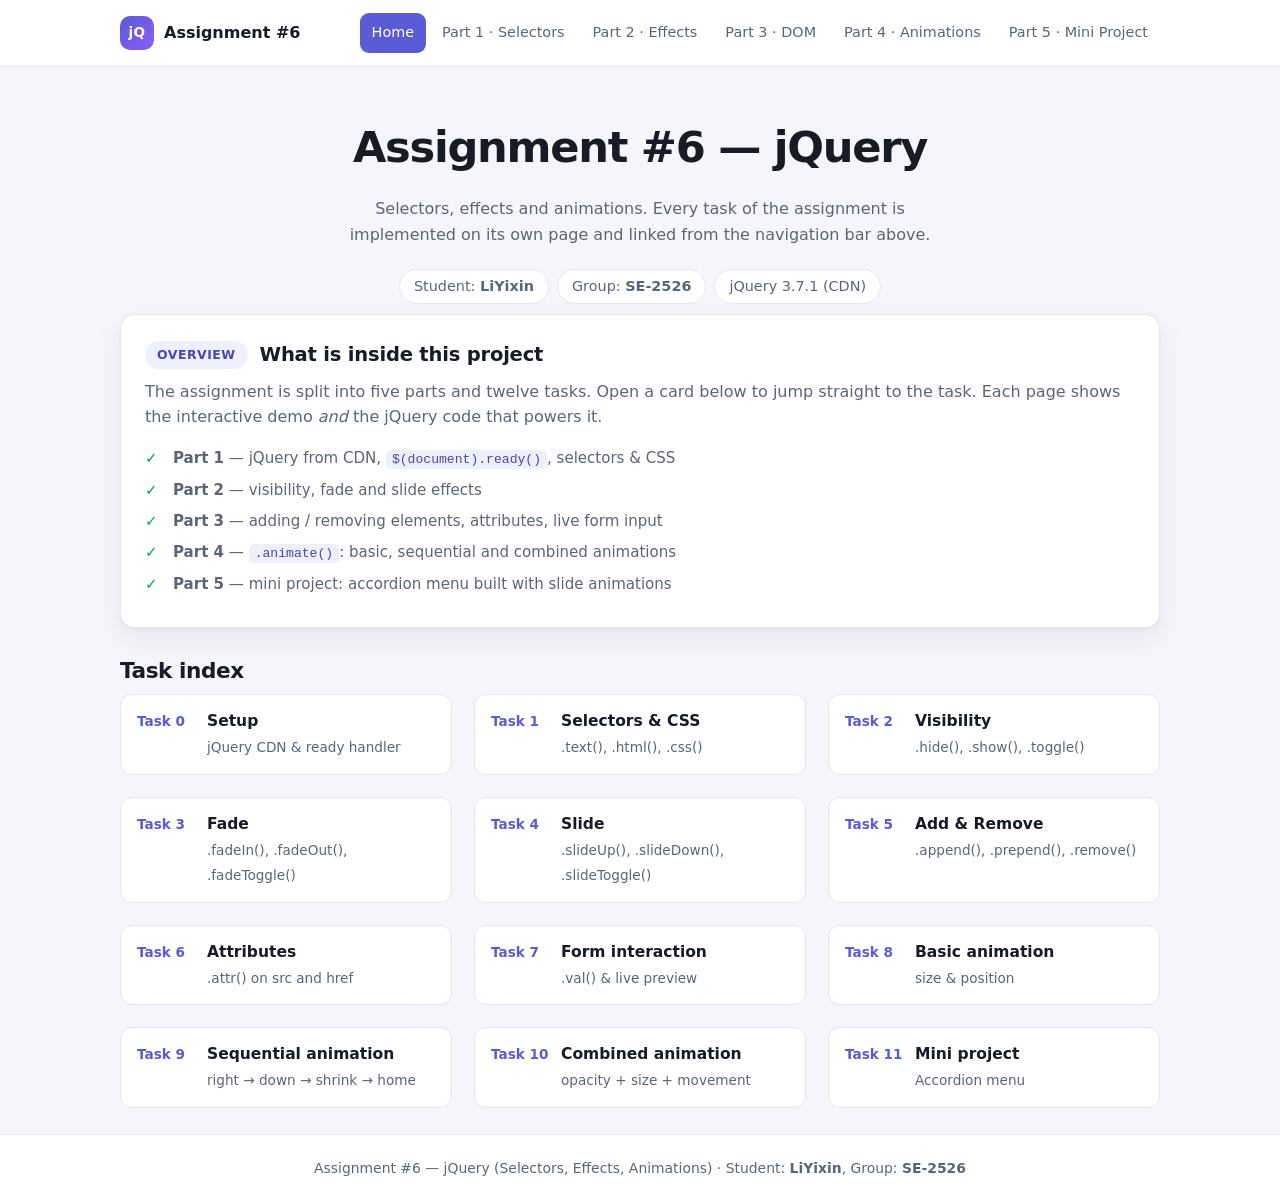
<file: index.html>
<!DOCTYPE html>
<html lang="en">
<head>
  <meta charset="UTF-8" />
  <meta name="viewport" content="width=device-width, initial-scale=1.0" />
  <title>Assignment #6 — jQuery (Selectors, Effects, Animations)</title>
  <link rel="stylesheet" href="css/style.css" />
</head>
<body>

  <header class="navbar">
    <div class="container navbar__inner">
      <a class="navbar__brand" href="index.html">
        <span class="navbar__logo">jQ</span>
        <span>Assignment #6</span>
      </a>
      <button class="navbar__toggle" type="button" aria-label="Toggle navigation">&#9776;</button>
      <nav class="navbar__links">
        <a class="navbar__link" href="index.html">Home</a>
        <a class="navbar__link" href="part1.html">Part 1 &middot; Selectors</a>
        <a class="navbar__link" href="part2.html">Part 2 &middot; Effects</a>
        <a class="navbar__link" href="part3.html">Part 3 &middot; DOM</a>
        <a class="navbar__link" href="part4.html">Part 4 &middot; Animations</a>
        <a class="navbar__link" href="part5.html">Part 5 &middot; Mini Project</a>
      </nav>
    </div>
  </header>

  <main>
    <section class="container hero">
      <h1>Assignment #6 &mdash; jQuery</h1>
      <p>
        Selectors, effects and animations. Every task of the assignment is implemented on its own
        page and linked from the navigation bar above.
      </p>
      <div class="student-bar">
        <span class="student-tag">Student: <strong>LiYixin</strong></span>
        <span class="student-tag">Group: <strong>SE-2526</strong></span>
        <span class="student-tag">jQuery 3.7.1 (CDN)</span>
      </div>
    </section>

    <section class="container">
      <div class="card">
        <div class="card__head">
          <span class="badge">Overview</span>
          <h2>What is inside this project</h2>
        </div>
        <p>
          The assignment is split into five parts and twelve tasks. Open a card below to jump
          straight to the task. Each page shows the interactive demo <em>and</em> the jQuery code
          that powers it.
        </p>
        <ul class="checklist">
          <li><strong>Part 1</strong> &mdash; jQuery from CDN, <code>$(document).ready()</code>, selectors &amp; CSS</li>
          <li><strong>Part 2</strong> &mdash; visibility, fade and slide effects</li>
          <li><strong>Part 3</strong> &mdash; adding / removing elements, attributes, live form input</li>
          <li><strong>Part 4</strong> &mdash; <code>.animate()</code>: basic, sequential and combined animations</li>
          <li><strong>Part 5</strong> &mdash; mini project: accordion menu built with slide animations</li>
        </ul>
      </div>

      <h2 class="page__title" style="font-size: 1.35rem;">Task index</h2>
      <div class="grid grid--3" style="margin-bottom: 26px;">

        <a class="task-link" href="part1.html#task0">
          <span class="task-link__num">Task 0</span>
          <span class="task-link__body">
            <strong>Setup</strong>
            <span>jQuery CDN &amp; ready handler</span>
          </span>
        </a>

        <a class="task-link" href="part1.html#task1">
          <span class="task-link__num">Task 1</span>
          <span class="task-link__body">
            <strong>Selectors &amp; CSS</strong>
            <span>.text(), .html(), .css()</span>
          </span>
        </a>

        <a class="task-link" href="part2.html#task2">
          <span class="task-link__num">Task 2</span>
          <span class="task-link__body">
            <strong>Visibility</strong>
            <span>.hide(), .show(), .toggle()</span>
          </span>
        </a>

        <a class="task-link" href="part2.html#task3">
          <span class="task-link__num">Task 3</span>
          <span class="task-link__body">
            <strong>Fade</strong>
            <span>.fadeIn(), .fadeOut(), .fadeToggle()</span>
          </span>
        </a>

        <a class="task-link" href="part2.html#task4">
          <span class="task-link__num">Task 4</span>
          <span class="task-link__body">
            <strong>Slide</strong>
            <span>.slideUp(), .slideDown(), .slideToggle()</span>
          </span>
        </a>

        <a class="task-link" href="part3.html#task5">
          <span class="task-link__num">Task 5</span>
          <span class="task-link__body">
            <strong>Add &amp; Remove</strong>
            <span>.append(), .prepend(), .remove()</span>
          </span>
        </a>

        <a class="task-link" href="part3.html#task6">
          <span class="task-link__num">Task 6</span>
          <span class="task-link__body">
            <strong>Attributes</strong>
            <span>.attr() on src and href</span>
          </span>
        </a>

        <a class="task-link" href="part3.html#task7">
          <span class="task-link__num">Task 7</span>
          <span class="task-link__body">
            <strong>Form interaction</strong>
            <span>.val() &amp; live preview</span>
          </span>
        </a>

        <a class="task-link" href="part4.html#task8">
          <span class="task-link__num">Task 8</span>
          <span class="task-link__body">
            <strong>Basic animation</strong>
            <span>size &amp; position</span>
          </span>
        </a>

        <a class="task-link" href="part4.html#task9">
          <span class="task-link__num">Task 9</span>
          <span class="task-link__body">
            <strong>Sequential animation</strong>
            <span>right &rarr; down &rarr; shrink &rarr; home</span>
          </span>
        </a>

        <a class="task-link" href="part4.html#task10">
          <span class="task-link__num">Task 10</span>
          <span class="task-link__body">
            <strong>Combined animation</strong>
            <span>opacity + size + movement</span>
          </span>
        </a>

        <a class="task-link" href="part5.html#task11">
          <span class="task-link__num">Task 11</span>
          <span class="task-link__body">
            <strong>Mini project</strong>
            <span>Accordion menu</span>
          </span>
        </a>

      </div>
    </section>
  </main>

  <footer class="footer">
    <div class="container">
      Assignment #6 &mdash; jQuery (Selectors, Effects, Animations) &middot;
      Student: <strong>LiYixin</strong>, Group: <strong>SE-2526</strong>
    </div>
  </footer>

  <script src="https://code.jquery.com/jquery-3.7.1.min.js"></script>
  <script src="js/common.js"></script>
</body>
</html>
</file>
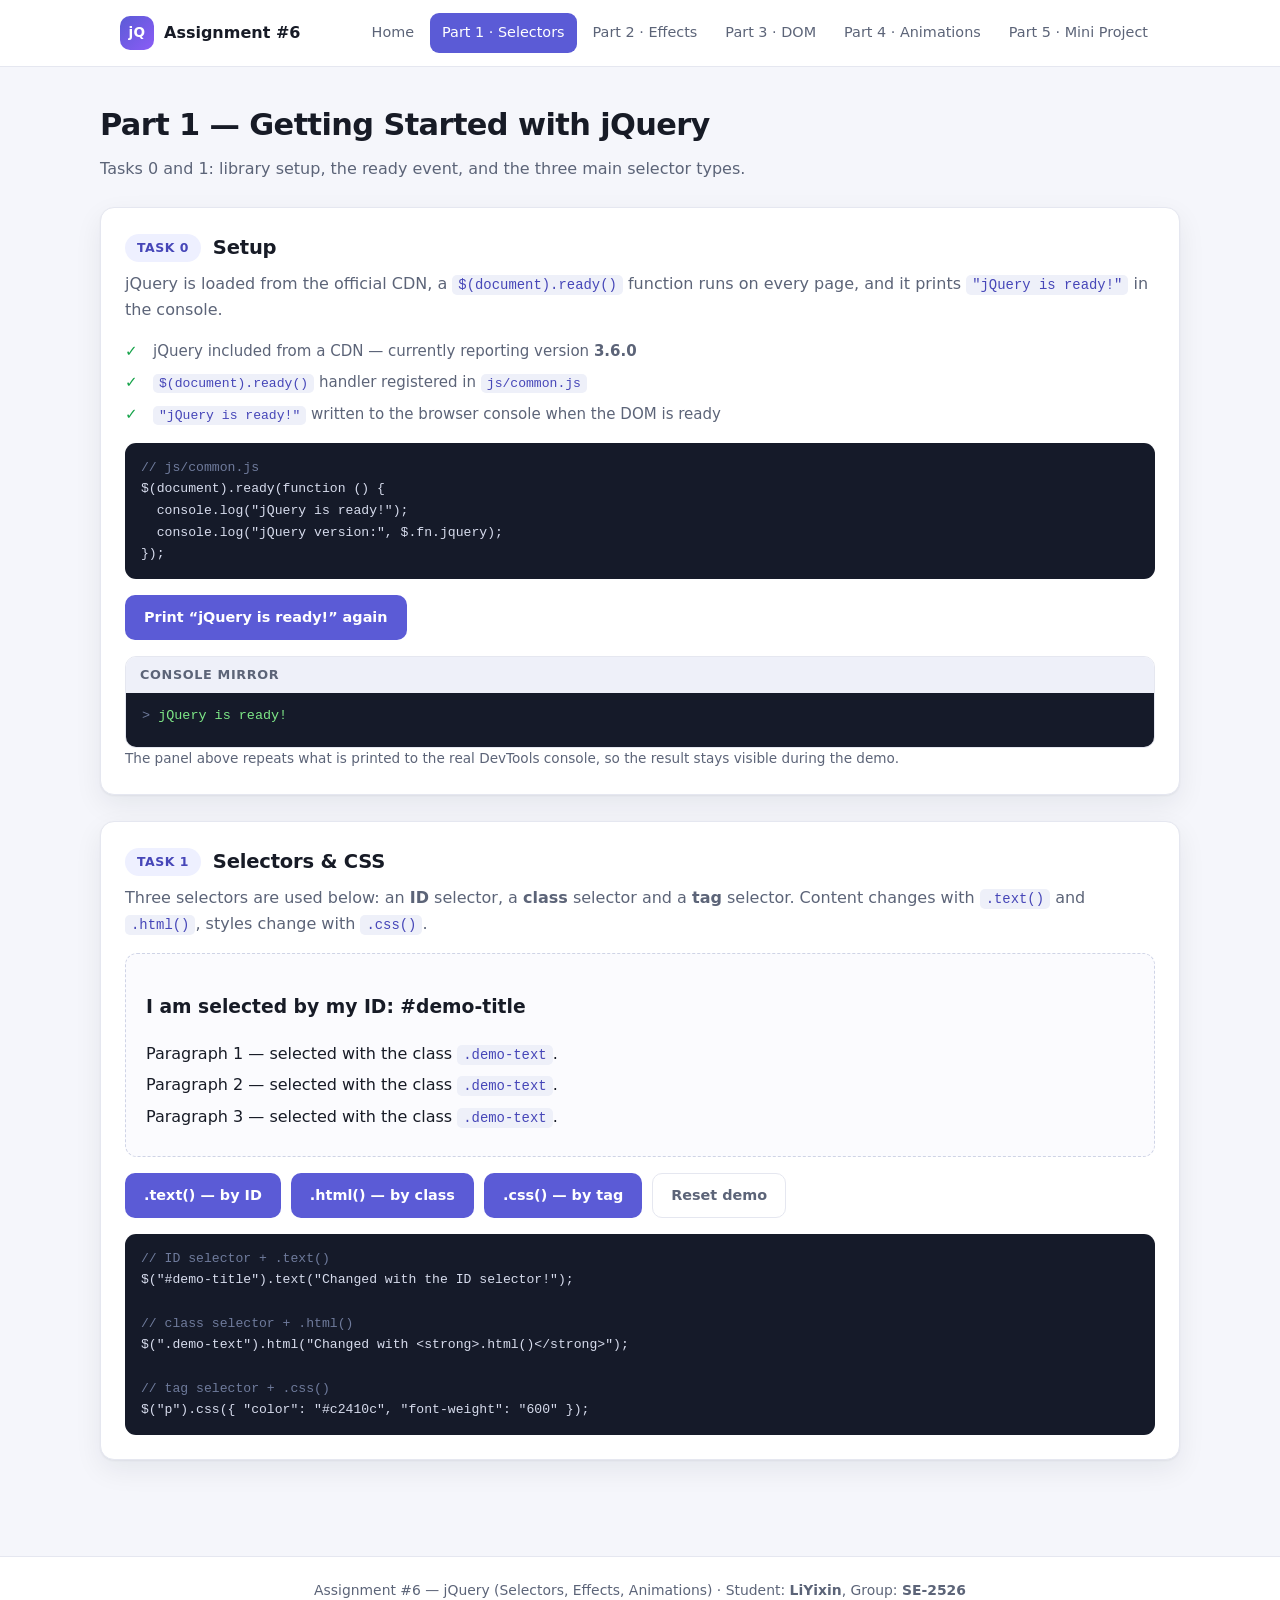
<file: part1.html>
<!DOCTYPE html>
<html lang="en">
<head>
  <meta charset="UTF-8" />
  <meta name="viewport" content="width=device-width, initial-scale=1.0" />
  <title>Part 1 &middot; Setup &amp; Selectors — Assignment #6 jQuery</title>
  <link rel="stylesheet" href="css/style.css" />
</head>
<body>

  <header class="navbar">
    <div class="container navbar__inner">
      <a class="navbar__brand" href="index.html">
        <span class="navbar__logo">jQ</span>
        <span>Assignment #6</span>
      </a>
      <button class="navbar__toggle" type="button" aria-label="Toggle navigation">&#9776;</button>
      <nav class="navbar__links">
        <a class="navbar__link" href="index.html">Home</a>
        <a class="navbar__link" href="part1.html">Part 1 &middot; Selectors</a>
        <a class="navbar__link" href="part2.html">Part 2 &middot; Effects</a>
        <a class="navbar__link" href="part3.html">Part 3 &middot; DOM</a>
        <a class="navbar__link" href="part4.html">Part 4 &middot; Animations</a>
        <a class="navbar__link" href="part5.html">Part 5 &middot; Mini Project</a>
      </nav>
    </div>
  </header>

  <main class="container page">
    <h1 class="page__title">Part 1 &mdash; Getting Started with jQuery</h1>
    <p class="page__subtitle">Tasks 0 and 1: library setup, the ready event, and the three main selector types.</p>

    <!-- ============ TASK 0 ============ -->
    <section class="card" id="task0">
      <div class="card__head">
        <span class="badge">Task 0</span>
        <h2>Setup</h2>
      </div>
      <p>jQuery is loaded from the official CDN, a <code>$(document).ready()</code> function runs on every page, and it prints <code>"jQuery is ready!"</code> in the console.</p>

      <ul class="checklist">
        <li>jQuery included from a CDN &mdash; currently reporting version <strong id="jquery-version">checking&hellip;</strong></li>
        <li><code>$(document).ready()</code> handler registered in <code>js/common.js</code></li>
        <li><code>"jQuery is ready!"</code> written to the browser console when the DOM is ready</li>
      </ul>

      <pre class="code"><span class="c-comment">// js/common.js</span>
$(document).ready(function () {
  console.log("jQuery is ready!");
  console.log("jQuery version:", $.fn.jquery);
});</pre>

      <div class="btn-row">
        <button id="btn-log" class="btn" type="button">Print &ldquo;jQuery is ready!&rdquo; again</button>
      </div>

      <div class="console">
        <div class="console__title">Console mirror</div>
        <ul id="console-log" class="console__body"></ul>
      </div>
      <p class="hint">The panel above repeats what is printed to the real DevTools console, so the result stays visible during the demo.</p>
    </section>

    <!-- ============ TASK 1 ============ -->
    <section class="card" id="task1">
      <div class="card__head">
        <span class="badge">Task 1</span>
        <h2>Selectors &amp; CSS</h2>
      </div>
      <p>Three selectors are used below: an <strong>ID</strong> selector, a <strong>class</strong> selector and a <strong>tag</strong> selector. Content changes with <code>.text()</code> and <code>.html()</code>, styles change with <code>.css()</code>.</p>

      <div class="demo-stage" id="selector-demo">
        <h3 id="demo-title">I am selected by my ID: #demo-title</h3>
        <p class="demo-text">Paragraph 1 &mdash; selected with the class <code>.demo-text</code>.</p>
        <p class="demo-text">Paragraph 2 &mdash; selected with the class <code>.demo-text</code>.</p>
        <p class="demo-text">Paragraph 3 &mdash; selected with the class <code>.demo-text</code>.</p>
      </div>

      <div class="btn-row">
        <button id="btn-id-text" class="btn" type="button">.text() &mdash; by ID</button>
        <button id="btn-class-html" class="btn" type="button">.html() &mdash; by class</button>
        <button id="btn-tag-css" class="btn" type="button">.css() &mdash; by tag</button>
        <button id="btn-reset-1" class="btn btn--ghost" type="button">Reset demo</button>
      </div>

      <p id="selector-output" class="output"></p>

      <pre class="code"><span class="c-comment">// ID selector + .text()</span>
$("#demo-title").text("Changed with the ID selector!");

<span class="c-comment">// class selector + .html()</span>
$(".demo-text").html("Changed with &lt;strong&gt;.html()&lt;/strong&gt;");

<span class="c-comment">// tag selector + .css()</span>
$("p").css({ "color": "#c2410c", "font-weight": "600" });</pre>
    </section>
  </main>

  <footer class="footer">
    <div class="container">
      Assignment #6 &mdash; jQuery (Selectors, Effects, Animations) &middot;
      Student: <strong>LiYixin</strong>, Group: <strong>SE-2526</strong>
    </div>
  </footer>

  <script src="https://code.jquery.com/jquery-3.7.1.min.js"></script>
  <script src="js/common.js"></script>
  <script src="js/part1.js"></script>
</body>
</html>
</file>
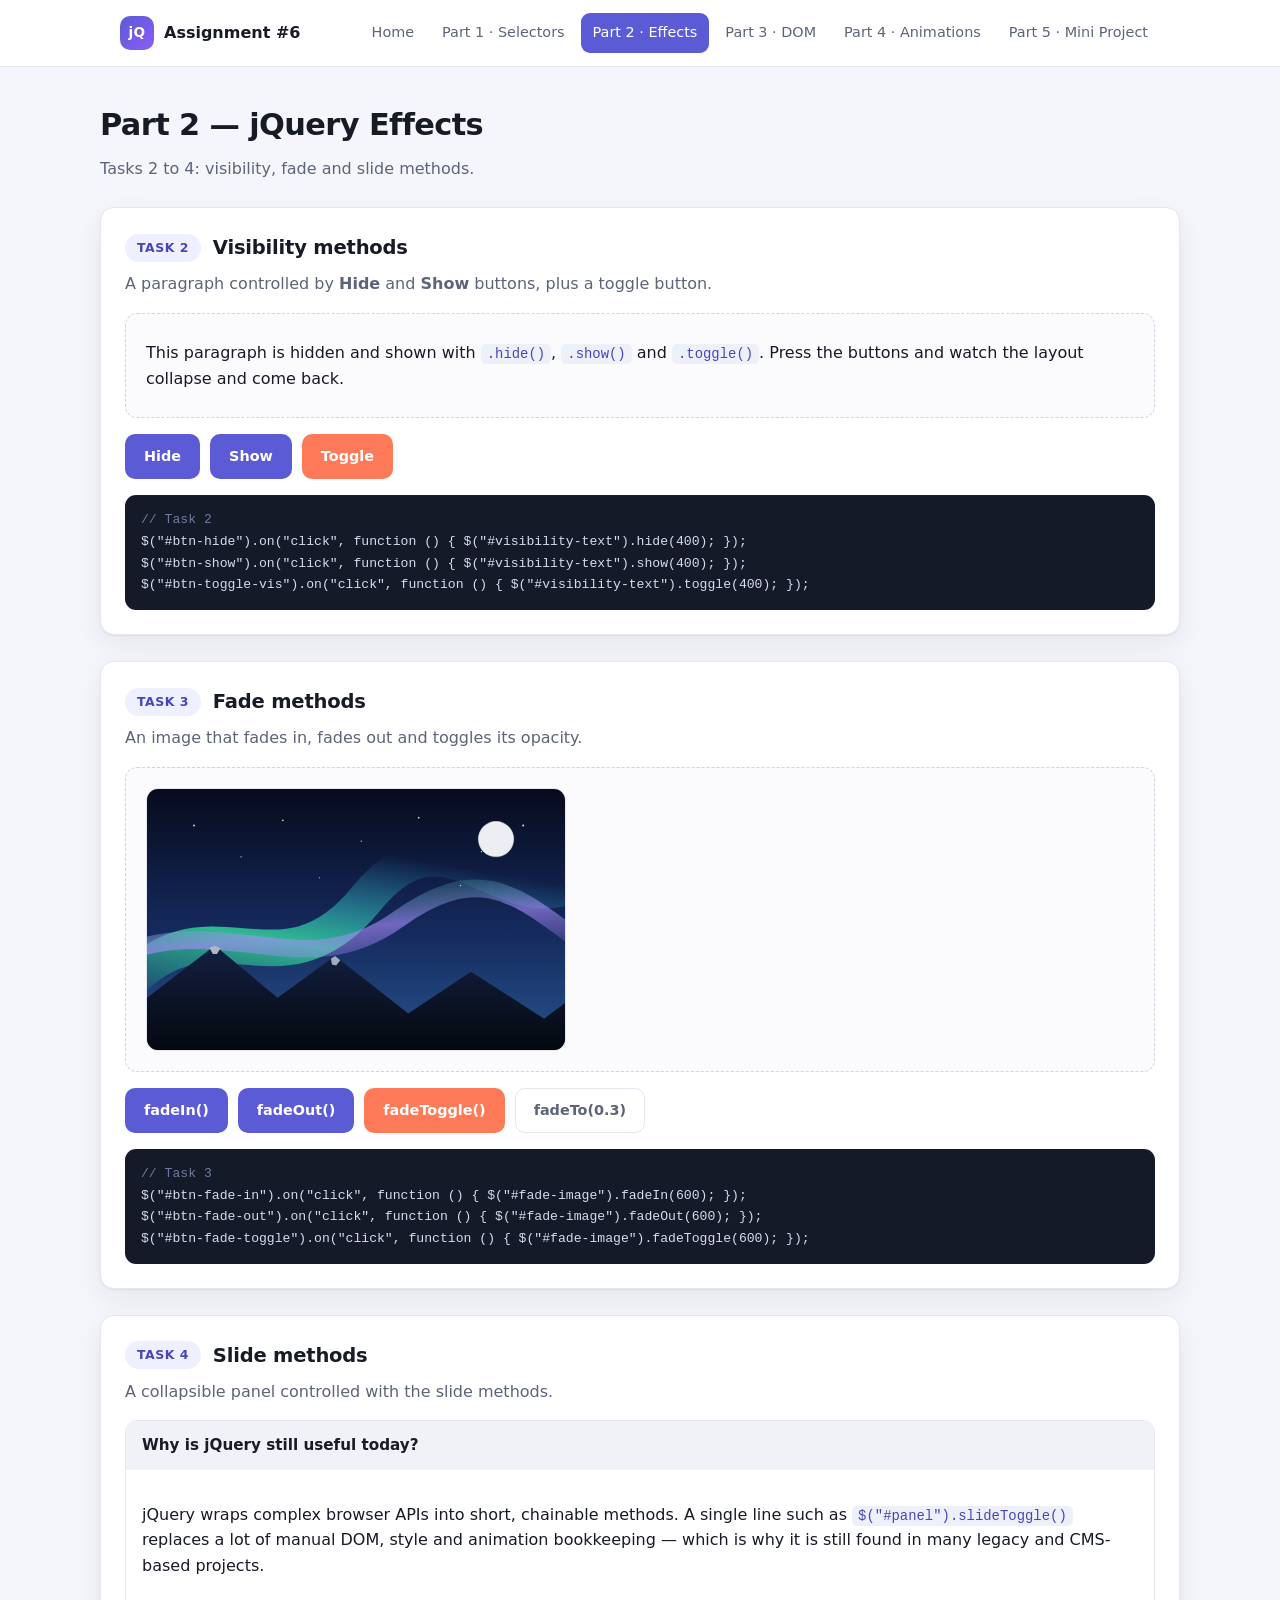
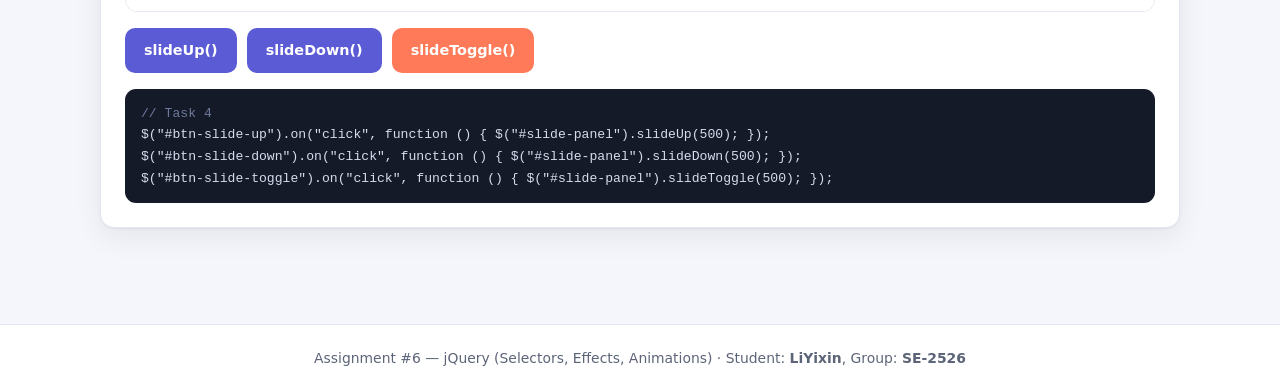
<file: part2.html>
<!DOCTYPE html>
<html lang="en">
<head>
  <meta charset="UTF-8" />
  <meta name="viewport" content="width=device-width, initial-scale=1.0" />
  <title>Part 2 &middot; Effects — Assignment #6 jQuery</title>
  <link rel="stylesheet" href="css/style.css" />
</head>
<body>

  <header class="navbar">
    <div class="container navbar__inner">
      <a class="navbar__brand" href="index.html">
        <span class="navbar__logo">jQ</span>
        <span>Assignment #6</span>
      </a>
      <button class="navbar__toggle" type="button" aria-label="Toggle navigation">&#9776;</button>
      <nav class="navbar__links">
        <a class="navbar__link" href="index.html">Home</a>
        <a class="navbar__link" href="part1.html">Part 1 &middot; Selectors</a>
        <a class="navbar__link" href="part2.html">Part 2 &middot; Effects</a>
        <a class="navbar__link" href="part3.html">Part 3 &middot; DOM</a>
        <a class="navbar__link" href="part4.html">Part 4 &middot; Animations</a>
        <a class="navbar__link" href="part5.html">Part 5 &middot; Mini Project</a>
      </nav>
    </div>
  </header>

  <main class="container page">
    <h1 class="page__title">Part 2 &mdash; jQuery Effects</h1>
    <p class="page__subtitle">Tasks 2 to 4: visibility, fade and slide methods.</p>

    <!-- ============ TASK 2 ============ -->
    <section class="card" id="task2">
      <div class="card__head">
        <span class="badge">Task 2</span>
        <h2>Visibility methods</h2>
      </div>
      <p>A paragraph controlled by <strong>Hide</strong> and <strong>Show</strong> buttons, plus a toggle button.</p>

      <div class="demo-stage">
        <p id="visibility-text">
          This paragraph is hidden and shown with <code>.hide()</code>, <code>.show()</code>
          and <code>.toggle()</code>. Press the buttons and watch the layout collapse and come back.
        </p>
      </div>

      <div class="btn-row">
        <button id="btn-hide" class="btn" type="button">Hide</button>
        <button id="btn-show" class="btn" type="button">Show</button>
        <button id="btn-toggle-vis" class="btn btn--accent" type="button">Toggle</button>
      </div>

      <pre class="code"><span class="c-comment">// Task 2</span>
$("#btn-hide").on("click", function () { $("#visibility-text").hide(400); });
$("#btn-show").on("click", function () { $("#visibility-text").show(400); });
$("#btn-toggle-vis").on("click", function () { $("#visibility-text").toggle(400); });</pre>
    </section>

    <!-- ============ TASK 3 ============ -->
    <section class="card" id="task3">
      <div class="card__head">
        <span class="badge">Task 3</span>
        <h2>Fade methods</h2>
      </div>
      <p>An image that fades in, fades out and toggles its opacity.</p>

      <div class="demo-stage">
        <img id="fade-image" class="demo-img" src="images/aurora.svg"
             alt="Aurora illustration used for the fade demo" />
      </div>

      <div class="btn-row">
        <button id="btn-fade-in" class="btn" type="button">fadeIn()</button>
        <button id="btn-fade-out" class="btn" type="button">fadeOut()</button>
        <button id="btn-fade-toggle" class="btn btn--accent" type="button">fadeToggle()</button>
        <button id="btn-fade-to" class="btn btn--ghost" type="button">fadeTo(0.3)</button>
      </div>

      <pre class="code"><span class="c-comment">// Task 3</span>
$("#btn-fade-in").on("click", function () { $("#fade-image").fadeIn(600); });
$("#btn-fade-out").on("click", function () { $("#fade-image").fadeOut(600); });
$("#btn-fade-toggle").on("click", function () { $("#fade-image").fadeToggle(600); });</pre>
    </section>

    <!-- ============ TASK 4 ============ -->
    <section class="card" id="task4">
      <div class="card__head">
        <span class="badge">Task 4</span>
        <h2>Slide methods</h2>
      </div>
      <p>A collapsible panel controlled with the slide methods.</p>

      <div class="panel">
        <div class="panel__header">Why is jQuery still useful today?</div>
        <div id="slide-panel" class="panel__body">
          <p>
            jQuery wraps complex browser APIs into short, chainable methods. A single line such as
            <code>$("#panel").slideToggle()</code> replaces a lot of manual DOM, style and animation
            bookkeeping &mdash; which is why it is still found in many legacy and CMS-based projects.
          </p>
        </div>
      </div>

      <div class="btn-row">
        <button id="btn-slide-up" class="btn" type="button">slideUp()</button>
        <button id="btn-slide-down" class="btn" type="button">slideDown()</button>
        <button id="btn-slide-toggle" class="btn btn--accent" type="button">slideToggle()</button>
      </div>

      <pre class="code"><span class="c-comment">// Task 4</span>
$("#btn-slide-up").on("click", function () { $("#slide-panel").slideUp(500); });
$("#btn-slide-down").on("click", function () { $("#slide-panel").slideDown(500); });
$("#btn-slide-toggle").on("click", function () { $("#slide-panel").slideToggle(500); });</pre>
    </section>
  </main>

  <footer class="footer">
    <div class="container">
      Assignment #6 &mdash; jQuery (Selectors, Effects, Animations) &middot;
      Student: <strong>LiYixin</strong>, Group: <strong>SE-2526</strong>
    </div>
  </footer>

  <script src="https://code.jquery.com/jquery-3.7.1.min.js"></script>
  <script src="js/common.js"></script>
  <script src="js/part2.js"></script>
</body>
</html>
</file>
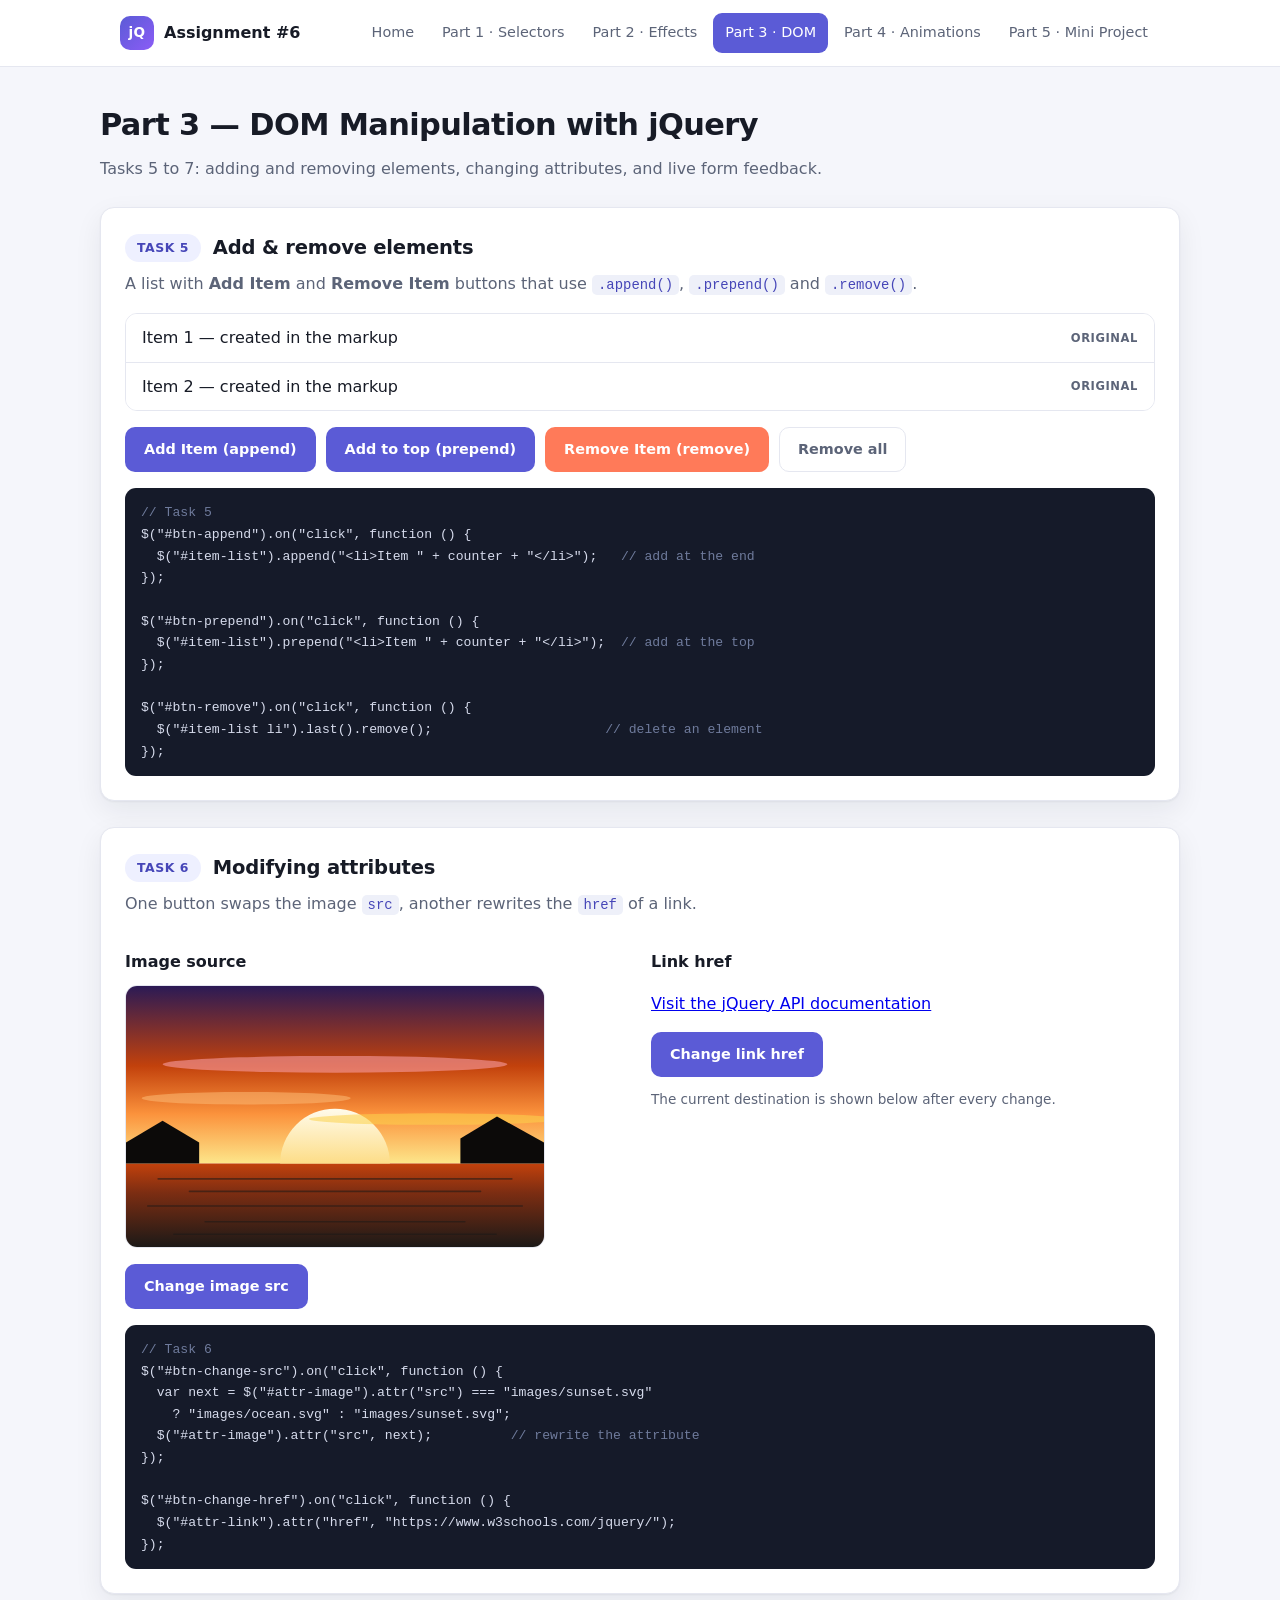
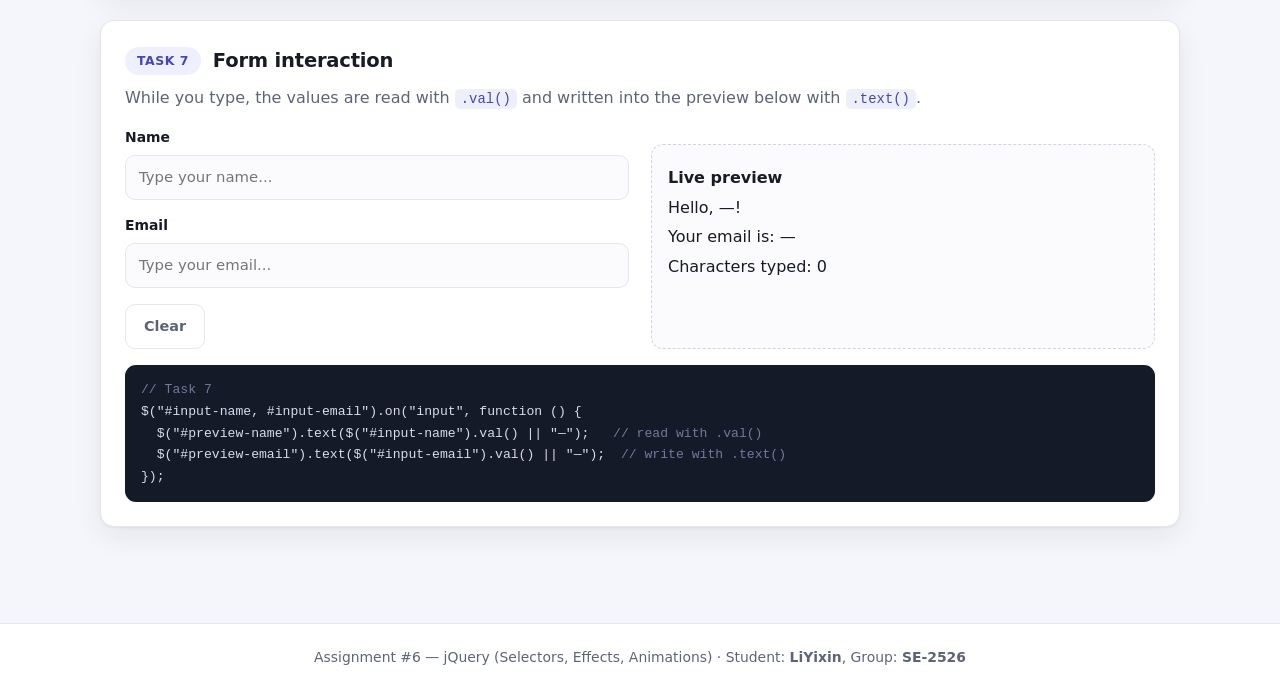
<file: part3.html>
<!DOCTYPE html>
<html lang="en">
<head>
  <meta charset="UTF-8" />
  <meta name="viewport" content="width=device-width, initial-scale=1.0" />
  <title>Part 3 &middot; DOM Manipulation — Assignment #6 jQuery</title>
  <link rel="stylesheet" href="css/style.css" />
</head>
<body>

  <header class="navbar">
    <div class="container navbar__inner">
      <a class="navbar__brand" href="index.html">
        <span class="navbar__logo">jQ</span>
        <span>Assignment #6</span>
      </a>
      <button class="navbar__toggle" type="button" aria-label="Toggle navigation">&#9776;</button>
      <nav class="navbar__links">
        <a class="navbar__link" href="index.html">Home</a>
        <a class="navbar__link" href="part1.html">Part 1 &middot; Selectors</a>
        <a class="navbar__link" href="part2.html">Part 2 &middot; Effects</a>
        <a class="navbar__link" href="part3.html">Part 3 &middot; DOM</a>
        <a class="navbar__link" href="part4.html">Part 4 &middot; Animations</a>
        <a class="navbar__link" href="part5.html">Part 5 &middot; Mini Project</a>
      </nav>
    </div>
  </header>

  <main class="container page">
    <h1 class="page__title">Part 3 &mdash; DOM Manipulation with jQuery</h1>
    <p class="page__subtitle">Tasks 5 to 7: adding and removing elements, changing attributes, and live form feedback.</p>

    <!-- ============ TASK 5 ============ -->
    <section class="card" id="task5">
      <div class="card__head">
        <span class="badge">Task 5</span>
        <h2>Add &amp; remove elements</h2>
      </div>
      <p>A list with <strong>Add Item</strong> and <strong>Remove Item</strong> buttons that use <code>.append()</code>, <code>.prepend()</code> and <code>.remove()</code>.</p>

      <ul id="item-list" class="item-list">
        <li><span>Item 1 &mdash; created in the markup</span><span class="tag">original</span></li>
        <li><span>Item 2 &mdash; created in the markup</span><span class="tag">original</span></li>
      </ul>

      <div class="btn-row">
        <button id="btn-append" class="btn" type="button">Add Item (append)</button>
        <button id="btn-prepend" class="btn" type="button">Add to top (prepend)</button>
        <button id="btn-remove" class="btn btn--accent" type="button">Remove Item (remove)</button>
        <button id="btn-remove-all" class="btn btn--ghost" type="button">Remove all</button>
      </div>

      <p id="list-output" class="output"></p>

      <pre class="code"><span class="c-comment">// Task 5</span>
$("#btn-append").on("click", function () {
  $("#item-list").append("&lt;li&gt;Item " + counter + "&lt;/li&gt;");   <span class="c-comment">// add at the end</span>
});

$("#btn-prepend").on("click", function () {
  $("#item-list").prepend("&lt;li&gt;Item " + counter + "&lt;/li&gt;");  <span class="c-comment">// add at the top</span>
});

$("#btn-remove").on("click", function () {
  $("#item-list li").last().remove();                      <span class="c-comment">// delete an element</span>
});</pre>
    </section>

    <!-- ============ TASK 6 ============ -->
    <section class="card" id="task6">
      <div class="card__head">
        <span class="badge">Task 6</span>
        <h2>Modifying attributes</h2>
      </div>
      <p>One button swaps the image <code>src</code>, another rewrites the <code>href</code> of a link.</p>

      <div class="grid grid--2">
        <div>
          <h3 style="font-size: 1rem; margin: 16px 0 10px;">Image source</h3>
          <img id="attr-image" class="demo-img" src="images/sunset.svg"
               alt="Illustration used for the src attribute demo" />
          <div class="btn-row">
            <button id="btn-change-src" class="btn" type="button">Change image src</button>
          </div>
        </div>

        <div>
          <h3 style="font-size: 1rem; margin: 16px 0 10px;">Link href</h3>
          <p><a id="attr-link" href="https://api.jquery.com" target="_blank" rel="noopener">Visit the jQuery API documentation</a></p>
          <div class="btn-row">
            <button id="btn-change-href" class="btn" type="button">Change link href</button>
          </div>
          <p class="hint">The current destination is shown below after every change.</p>
          <p id="attr-output" class="output"></p>
        </div>
      </div>

      <pre class="code"><span class="c-comment">// Task 6</span>
$("#btn-change-src").on("click", function () {
  var next = $("#attr-image").attr("src") === "images/sunset.svg"
    ? "images/ocean.svg" : "images/sunset.svg";
  $("#attr-image").attr("src", next);          <span class="c-comment">// rewrite the attribute</span>
});

$("#btn-change-href").on("click", function () {
  $("#attr-link").attr("href", "https://www.w3schools.com/jquery/");
});</pre>
    </section>

    <!-- ============ TASK 7 ============ -->
    <section class="card" id="task7">
      <div class="card__head">
        <span class="badge">Task 7</span>
        <h2>Form interaction</h2>
      </div>
      <p>While you type, the values are read with <code>.val()</code> and written into the preview below with <code>.text()</code>.</p>

      <div class="grid grid--2">
        <div>
          <div class="form-row">
            <label for="input-name">Name</label>
            <input id="input-name" type="text" placeholder="Type your name..." autocomplete="off" />
          </div>
          <div class="form-row">
            <label for="input-email">Email</label>
            <input id="input-email" type="email" placeholder="Type your email..." autocomplete="off" />
          </div>
          <div class="btn-row">
            <button id="btn-clear-form" class="btn btn--ghost" type="button">Clear</button>
          </div>
        </div>

        <div class="live-preview">
          <p><strong>Live preview</strong></p>
          <p>Hello, <span id="preview-name" class="preview-value">&mdash;</span>!</p>
          <p>Your email is: <span id="preview-email" class="preview-value">&mdash;</span></p>
          <p>Characters typed: <span id="preview-count">0</span></p>
        </div>
      </div>

      <pre class="code"><span class="c-comment">// Task 7</span>
$("#input-name, #input-email").on("input", function () {
  $("#preview-name").text($("#input-name").val() || "—");   <span class="c-comment">// read with .val()</span>
  $("#preview-email").text($("#input-email").val() || "—");  <span class="c-comment">// write with .text()</span>
});</pre>
    </section>
  </main>

  <footer class="footer">
    <div class="container">
      Assignment #6 &mdash; jQuery (Selectors, Effects, Animations) &middot;
      Student: <strong>LiYixin</strong>, Group: <strong>SE-2526</strong>
    </div>
  </footer>

  <script src="https://code.jquery.com/jquery-3.7.1.min.js"></script>
  <script src="js/common.js"></script>
  <script src="js/part3.js"></script>
</body>
</html>
</file>
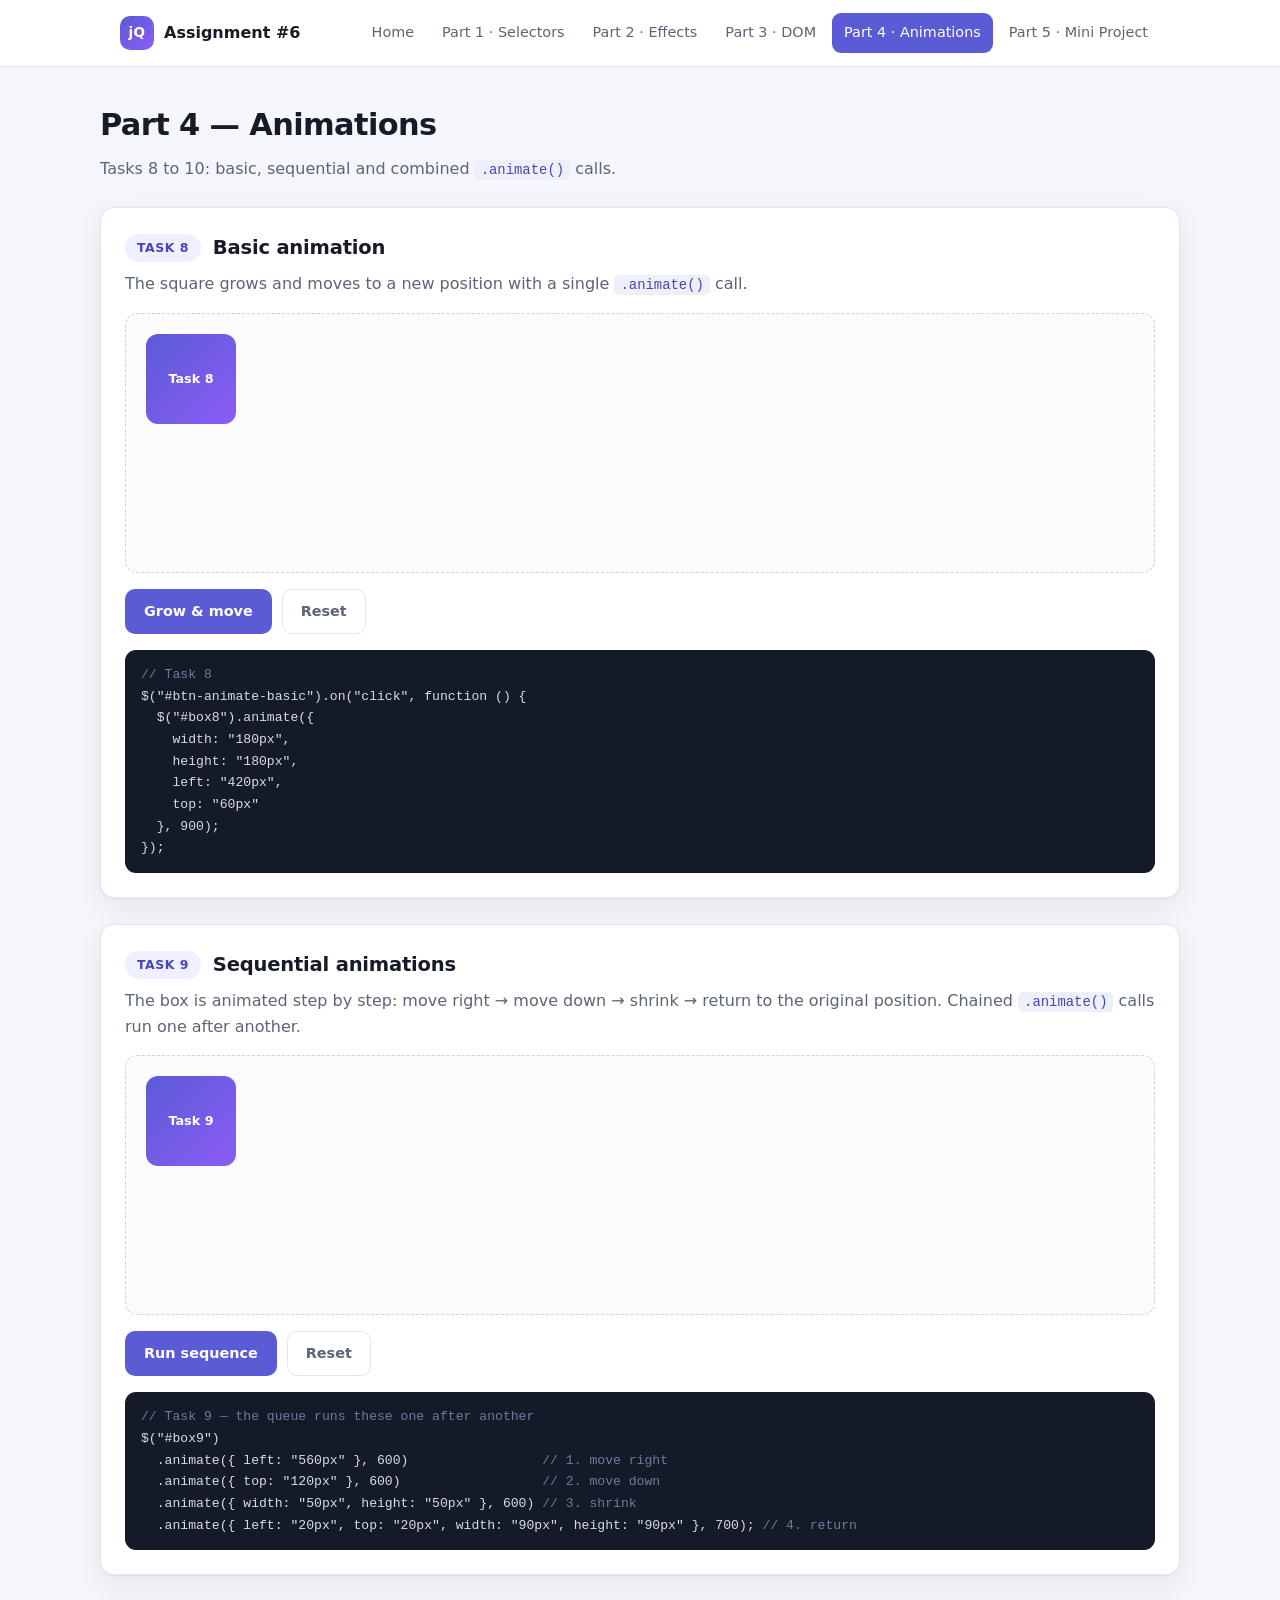
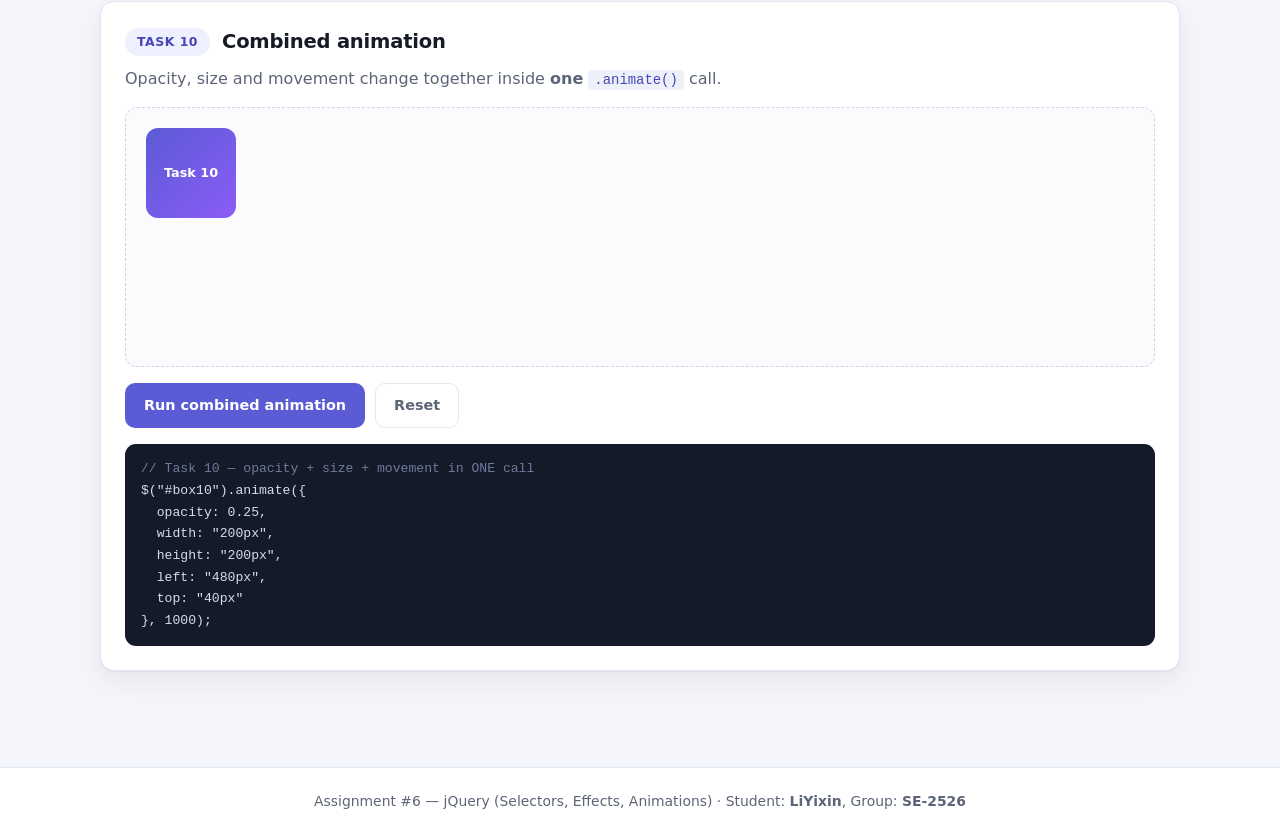
<file: part4.html>
<!DOCTYPE html>
<html lang="en">
<head>
  <meta charset="UTF-8" />
  <meta name="viewport" content="width=device-width, initial-scale=1.0" />
  <title>Part 4 &middot; Animations — Assignment #6 jQuery</title>
  <link rel="stylesheet" href="css/style.css" />
</head>
<body>

  <header class="navbar">
    <div class="container navbar__inner">
      <a class="navbar__brand" href="index.html">
        <span class="navbar__logo">jQ</span>
        <span>Assignment #6</span>
      </a>
      <button class="navbar__toggle" type="button" aria-label="Toggle navigation">&#9776;</button>
      <nav class="navbar__links">
        <a class="navbar__link" href="index.html">Home</a>
        <a class="navbar__link" href="part1.html">Part 1 &middot; Selectors</a>
        <a class="navbar__link" href="part2.html">Part 2 &middot; Effects</a>
        <a class="navbar__link" href="part3.html">Part 3 &middot; DOM</a>
        <a class="navbar__link" href="part4.html">Part 4 &middot; Animations</a>
        <a class="navbar__link" href="part5.html">Part 5 &middot; Mini Project</a>
      </nav>
    </div>
  </header>

  <main class="container page">
    <h1 class="page__title">Part 4 &mdash; Animations</h1>
    <p class="page__subtitle">Tasks 8 to 10: basic, sequential and combined <code>.animate()</code> calls.</p>

    <!-- ============ TASK 8 ============ -->
    <section class="card" id="task8">
      <div class="card__head">
        <span class="badge">Task 8</span>
        <h2>Basic animation</h2>
      </div>
      <p>The square grows and moves to a new position with a single <code>.animate()</code> call.</p>

      <div class="anim-stage">
        <div id="box8" class="anim-box">Task 8</div>
      </div>

      <div class="btn-row">
        <button id="btn-animate-basic" class="btn" type="button">Grow &amp; move</button>
        <button id="btn-reset-8" class="btn btn--ghost" type="button">Reset</button>
      </div>

      <pre class="code"><span class="c-comment">// Task 8</span>
$("#btn-animate-basic").on("click", function () {
  $("#box8").animate({
    width: "180px",
    height: "180px",
    left: "420px",
    top: "60px"
  }, 900);
});</pre>
    </section>

    <!-- ============ TASK 9 ============ -->
    <section class="card" id="task9">
      <div class="card__head">
        <span class="badge">Task 9</span>
        <h2>Sequential animations</h2>
      </div>
      <p>The box is animated step by step: move right &rarr; move down &rarr; shrink &rarr; return to the original position. Chained <code>.animate()</code> calls run one after another.</p>

      <div class="anim-stage">
        <div id="box9" class="anim-box">Task 9</div>
      </div>

      <div class="btn-row">
        <button id="btn-animate-sequence" class="btn" type="button">Run sequence</button>
        <button id="btn-reset-9" class="btn btn--ghost" type="button">Reset</button>
      </div>

      <pre class="code"><span class="c-comment">// Task 9 — the queue runs these one after another</span>
$("#box9")
  .animate({ left: "560px" }, 600)                 <span class="c-comment">// 1. move right</span>
  .animate({ top: "120px" }, 600)                  <span class="c-comment">// 2. move down</span>
  .animate({ width: "50px", height: "50px" }, 600) <span class="c-comment">// 3. shrink</span>
  .animate({ left: "20px", top: "20px", width: "90px", height: "90px" }, 700); <span class="c-comment">// 4. return</span></pre>
    </section>

    <!-- ============ TASK 10 ============ -->
    <section class="card" id="task10">
      <div class="card__head">
        <span class="badge">Task 10</span>
        <h2>Combined animation</h2>
      </div>
      <p>Opacity, size and movement change together inside <strong>one</strong> <code>.animate()</code> call.</p>

      <div class="anim-stage">
        <div id="box10" class="anim-box">Task 10</div>
      </div>

      <div class="btn-row">
        <button id="btn-animate-combined" class="btn" type="button">Run combined animation</button>
        <button id="btn-reset-10" class="btn btn--ghost" type="button">Reset</button>
      </div>

      <pre class="code"><span class="c-comment">// Task 10 — opacity + size + movement in ONE call</span>
$("#box10").animate({
  opacity: 0.25,
  width: "200px",
  height: "200px",
  left: "480px",
  top: "40px"
}, 1000);</pre>
    </section>
  </main>

  <footer class="footer">
    <div class="container">
      Assignment #6 &mdash; jQuery (Selectors, Effects, Animations) &middot;
      Student: <strong>LiYixin</strong>, Group: <strong>SE-2526</strong>
    </div>
  </footer>

  <script src="https://code.jquery.com/jquery-3.7.1.min.js"></script>
  <script src="js/common.js"></script>
  <script src="js/part4.js"></script>
</body>
</html>
</file>
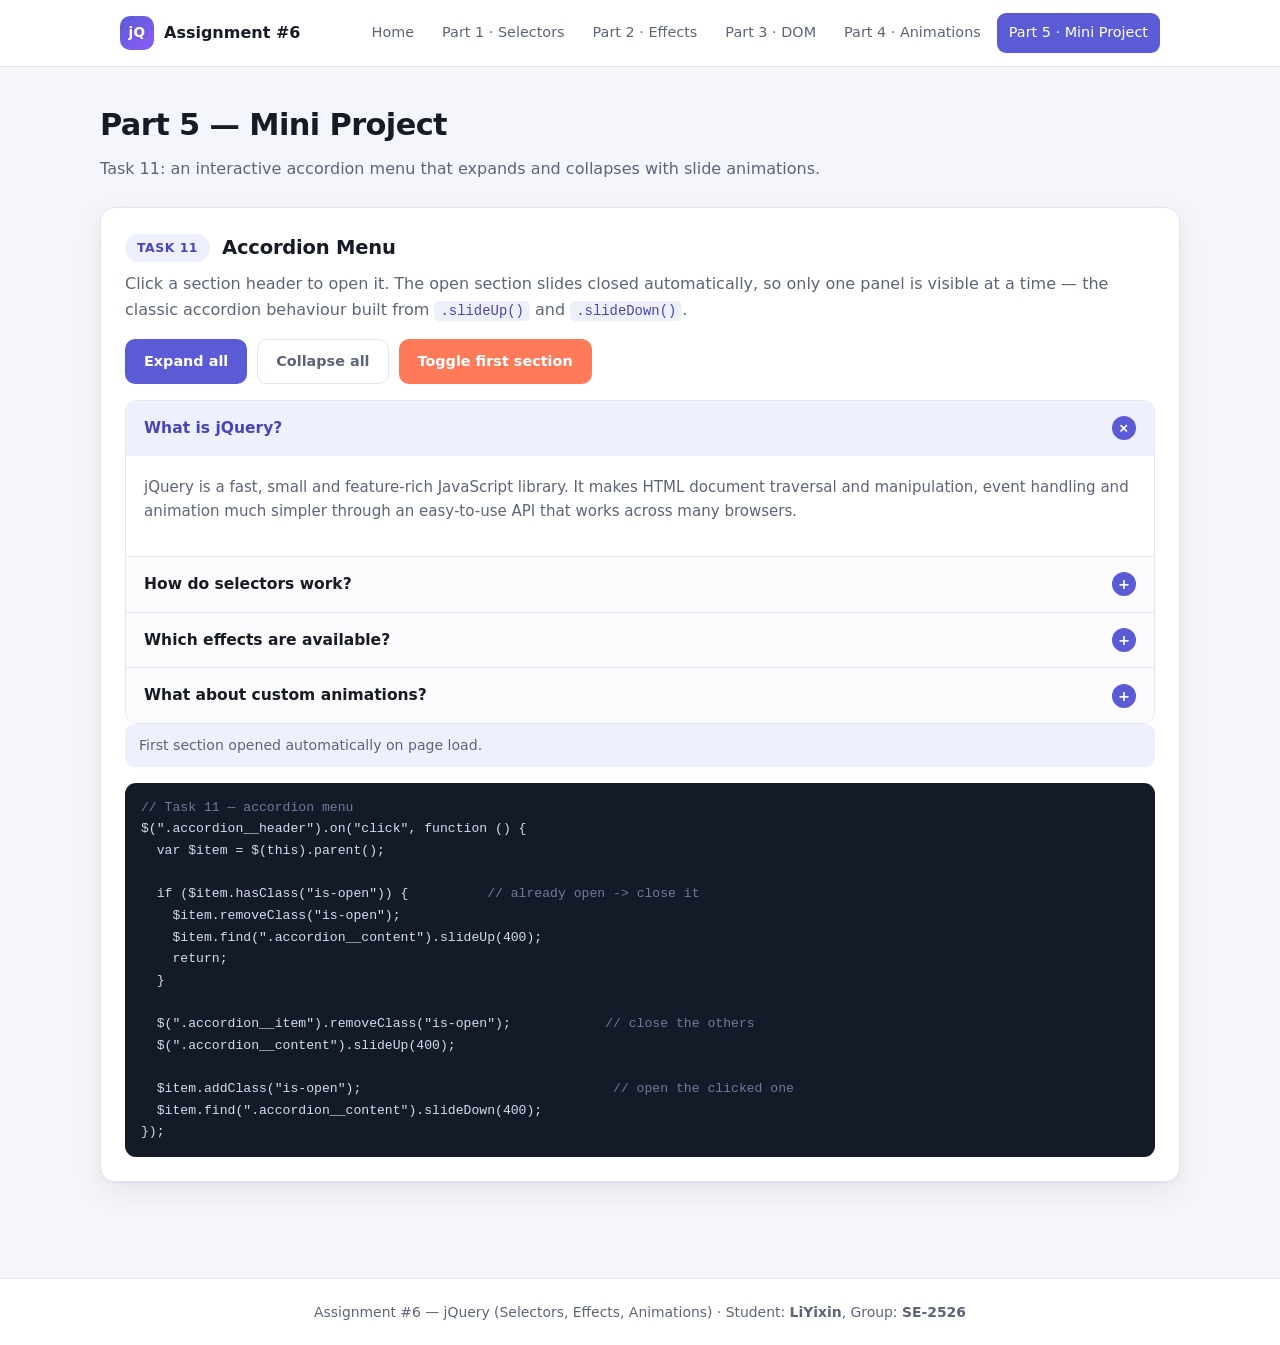
<file: part5.html>
<!DOCTYPE html>
<html lang="en">
<head>
  <meta charset="UTF-8" />
  <meta name="viewport" content="width=device-width, initial-scale=1.0" />
  <title>Part 5 &middot; Mini Project — Assignment #6 jQuery</title>
  <link rel="stylesheet" href="css/style.css" />
</head>
<body>

  <header class="navbar">
    <div class="container navbar__inner">
      <a class="navbar__brand" href="index.html">
        <span class="navbar__logo">jQ</span>
        <span>Assignment #6</span>
      </a>
      <button class="navbar__toggle" type="button" aria-label="Toggle navigation">&#9776;</button>
      <nav class="navbar__links">
        <a class="navbar__link" href="index.html">Home</a>
        <a class="navbar__link" href="part1.html">Part 1 &middot; Selectors</a>
        <a class="navbar__link" href="part2.html">Part 2 &middot; Effects</a>
        <a class="navbar__link" href="part3.html">Part 3 &middot; DOM</a>
        <a class="navbar__link" href="part4.html">Part 4 &middot; Animations</a>
        <a class="navbar__link" href="part5.html">Part 5 &middot; Mini Project</a>
      </nav>
    </div>
  </header>

  <main class="container page">
    <h1 class="page__title">Part 5 &mdash; Mini Project</h1>
    <p class="page__subtitle">Task 11: an interactive accordion menu that expands and collapses with slide animations.</p>

    <section class="card" id="task11">
      <div class="card__head">
        <span class="badge">Task 11</span>
        <h2>Accordion Menu</h2>
      </div>
      <p>
        Click a section header to open it. The open section slides closed automatically, so only one
        panel is visible at a time &mdash; the classic accordion behaviour built from
        <code>.slideUp()</code> and <code>.slideDown()</code>.
      </p>

      <div class="btn-row">
        <button id="btn-expand-all" class="btn" type="button">Expand all</button>
        <button id="btn-collapse-all" class="btn btn--ghost" type="button">Collapse all</button>
        <button id="btn-toggle-first" class="btn btn--accent" type="button">Toggle first section</button>
      </div>

      <div class="accordion" id="accordion">

        <div class="accordion__item">
          <button class="accordion__header" type="button">
            <span>What is jQuery?</span>
            <span class="accordion__icon">+</span>
          </button>
          <div class="accordion__content">
            <p>
              jQuery is a fast, small and feature-rich JavaScript library. It makes HTML document
              traversal and manipulation, event handling and animation much simpler through an
              easy-to-use API that works across many browsers.
            </p>
          </div>
        </div>

        <div class="accordion__item">
          <button class="accordion__header" type="button">
            <span>How do selectors work?</span>
            <span class="accordion__icon">+</span>
          </button>
          <div class="accordion__content">
            <p>
              Selectors find the elements you want to work with: <code>$("#id")</code> for an ID,
              <code>$(".class")</code> for a class and <code>$("p")</code> for a tag. The same
              selector can match many elements, and the resulting collection supports chaining.
            </p>
          </div>
        </div>

        <div class="accordion__item">
          <button class="accordion__header" type="button">
            <span>Which effects are available?</span>
            <span class="accordion__icon">+</span>
          </button>
          <div class="accordion__content">
            <p>
              Visibility: <code>.hide()</code>, <code>.show()</code>, <code>.toggle()</code>.
              Fading: <code>.fadeIn()</code>, <code>.fadeOut()</code>, <code>.fadeToggle()</code>.
              Sliding: <code>.slideUp()</code>, <code>.slideDown()</code>, <code>.slideToggle()</code>.
            </p>
          </div>
        </div>

        <div class="accordion__item">
          <button class="accordion__header" type="button">
            <span>What about custom animations?</span>
            <span class="accordion__icon">+</span>
          </button>
          <div class="accordion__content">
            <p>
              The <code>.animate()</code> method changes any numeric CSS property &mdash; size,
              position, opacity &mdash; over a given duration. Chained calls are queued and executed
              one after another, which makes step-by-step animations easy to build.
            </p>
          </div>
        </div>

      </div>

      <p id="accordion-status" class="output"></p>

      <pre class="code"><span class="c-comment">// Task 11 — accordion menu</span>
$(".accordion__header").on("click", function () {
  var $item = $(this).parent();

  if ($item.hasClass("is-open")) {          <span class="c-comment">// already open -> close it</span>
    $item.removeClass("is-open");
    $item.find(".accordion__content").slideUp(400);
    return;
  }

  $(".accordion__item").removeClass("is-open");            <span class="c-comment">// close the others</span>
  $(".accordion__content").slideUp(400);

  $item.addClass("is-open");                                <span class="c-comment">// open the clicked one</span>
  $item.find(".accordion__content").slideDown(400);
});</pre>
    </section>
  </main>

  <footer class="footer">
    <div class="container">
      Assignment #6 &mdash; jQuery (Selectors, Effects, Animations) &middot;
      Student: <strong>LiYixin</strong>, Group: <strong>SE-2526</strong>
    </div>
  </footer>

  <script src="https://code.jquery.com/jquery-3.7.1.min.js"></script>
  <script src="js/common.js"></script>
  <script src="js/part5.js"></script>
</body>
</html>
</file>
<file: css/style.css>
:root {
  --bg: #f5f6fb;
  --surface: #ffffff;
  --text: #171b26;
  --muted: #5c6478;
  --primary: #5b5bd6;
  --primary-dark: #4646b8;
  --accent: #ff7a59;
  --green: #16a34a;
  --border: #e5e7f0;
  --radius: 14px;
  --shadow: 0 1px 2px rgba(16, 24, 40, 0.05), 0 10px 28px rgba(16, 24, 40, 0.07);
  --mono: "JetBrains Mono", "Fira Code", Consolas, "Courier New", monospace;
}

* {
  box-sizing: border-box;
}

html {
  scroll-behavior: smooth;
}

body {
  margin: 0;
  font-family: "Segoe UI", system-ui, -apple-system, Roboto, Arial, sans-serif;
  color: var(--text);
  background: var(--bg);
  line-height: 1.6;
  -webkit-font-smoothing: antialiased;
}

.container {
  width: 100%;
  max-width: 1080px;
  margin: 0 auto;
  padding: 0 20px;
}

/* ---------- Navbar ---------- */
.navbar {
  position: sticky;
  top: 0;
  z-index: 50;
  background: rgba(255, 255, 255, 0.92);
  backdrop-filter: blur(10px);
  border-bottom: 1px solid var(--border);
}

.navbar__inner {
  display: flex;
  align-items: center;
  justify-content: space-between;
  gap: 16px;
  min-height: 66px;
}

.navbar__brand {
  display: inline-flex;
  align-items: center;
  gap: 10px;
  font-weight: 700;
  color: var(--text);
  text-decoration: none;
  font-size: 1rem;
  white-space: nowrap;
}

.navbar__logo {
  display: grid;
  place-items: center;
  width: 34px;
  height: 34px;
  border-radius: 10px;
  background: linear-gradient(135deg, var(--primary), #8b5cf6);
  color: #fff;
  font-size: 0.85rem;
  letter-spacing: 0.5px;
}

.navbar__links {
  display: flex;
  align-items: center;
  gap: 4px;
  flex-wrap: wrap;
}

.navbar__link {
  padding: 8px 12px;
  border-radius: 9px;
  font-size: 0.9rem;
  color: var(--muted);
  text-decoration: none;
  transition: background 0.18s ease, color 0.18s ease;
}

.navbar__link:hover {
  background: #eef0f9;
  color: var(--text);
}

.navbar__link.is-active {
  background: var(--primary);
  color: #fff;
}

.navbar__toggle {
  display: none;
  border: 1px solid var(--border);
  background: var(--surface);
  border-radius: 9px;
  font-size: 1.1rem;
  padding: 6px 12px;
  cursor: pointer;
  color: var(--text);
}

/* ---------- Page layout ---------- */
.page {
  padding: 34px 0 70px;
}

.page__title {
  margin: 0 0 6px;
  font-size: 1.9rem;
  letter-spacing: -0.02em;
}

.page__subtitle {
  margin: 0 0 26px;
  color: var(--muted);
}

.hero {
  padding: 46px 0 10px;
  text-align: center;
}

.hero h1 {
  margin: 0 0 14px;
  font-size: clamp(1.9rem, 4vw, 2.7rem);
  letter-spacing: -0.03em;
}

.hero p {
  color: var(--muted);
  max-width: 620px;
  margin: 0 auto 22px;
}

.student-bar {
  display: inline-flex;
  flex-wrap: wrap;
  justify-content: center;
  gap: 8px;
  font-size: 0.9rem;
  color: var(--muted);
}

.student-tag {
  background: var(--surface);
  border: 1px solid var(--border);
  border-radius: 999px;
  padding: 5px 14px;
}

/* ---------- Cards ---------- */
.card {
  background: var(--surface);
  border: 1px solid var(--border);
  border-radius: var(--radius);
  box-shadow: var(--shadow);
  padding: 24px;
  margin-bottom: 26px;
}

.card__head {
  display: flex;
  align-items: center;
  gap: 12px;
  margin-bottom: 8px;
  flex-wrap: wrap;
}

.card__head h2 {
  margin: 0;
  font-size: 1.22rem;
  letter-spacing: -0.01em;
}

.card > p {
  color: var(--muted);
  margin-top: 0;
}

.badge {
  display: inline-block;
  background: #eef0ff;
  color: var(--primary-dark);
  border-radius: 999px;
  padding: 4px 12px;
  font-size: 0.78rem;
  font-weight: 700;
  text-transform: uppercase;
  letter-spacing: 0.04em;
  white-space: nowrap;
}

.grid {
  display: grid;
  gap: 22px;
}

.grid--2 {
  grid-template-columns: repeat(2, minmax(0, 1fr));
}

.grid--3 {
  grid-template-columns: repeat(3, minmax(0, 1fr));
}

/* ---------- Buttons ---------- */
.btn {
  appearance: none;
  border: 1px solid transparent;
  background: var(--primary);
  color: #fff;
  font: inherit;
  font-size: 0.9rem;
  font-weight: 600;
  padding: 10px 18px;
  border-radius: 10px;
  cursor: pointer;
  transition: transform 0.12s ease, background 0.18s ease, box-shadow 0.18s ease;
}

.btn:hover {
  background: var(--primary-dark);
  box-shadow: 0 6px 16px rgba(91, 91, 214, 0.28);
}

.btn:active {
  transform: translateY(1px);
}

.btn--ghost {
  background: transparent;
  border-color: var(--border);
  color: var(--muted);
}

.btn--ghost:hover {
  background: #f1f2f8;
  color: var(--text);
  box-shadow: none;
}

.btn--accent {
  background: var(--accent);
}

.btn--accent:hover {
  background: #e8663f;
  box-shadow: 0 6px 16px rgba(255, 122, 89, 0.3);
}

.btn-row {
  display: flex;
  flex-wrap: wrap;
  gap: 10px;
  margin: 16px 0 0;
}

/* ---------- Demo stage ---------- */
.demo-stage {
  border: 1px dashed #cfd4e6;
  border-radius: 12px;
  background: #fbfbfe;
  padding: 20px;
  margin-top: 16px;
}

.demo-stage p {
  margin: 6px 0;
}

.output {
  margin: 14px 0 0;
  font-size: 0.88rem;
  color: var(--primary-dark);
  background: #eef0ff;
  border-radius: 9px;
  padding: 10px 14px;
  min-height: 20px;
}

.output:empty {
  display: none;
}

.hint {
  font-size: 0.85rem;
  color: var(--muted);
  margin: 12px 0 0;
}

/* ---------- Code ---------- */
code {
  font-family: var(--mono);
  font-size: 0.87em;
  background: #eef0f9;
  border-radius: 5px;
  padding: 2px 6px;
  color: var(--primary-dark);
}

pre.code {
  background: #151a29;
  color: #d7dced;
  font-family: var(--mono);
  font-size: 0.82rem;
  line-height: 1.65;
  border-radius: 11px;
  padding: 14px 16px;
  overflow-x: auto;
  margin: 16px 0 0;
}

pre.code .c-comment {
  color: #6f7b9c;
}

/* ---------- Console mirror ---------- */
.console {
  margin-top: 16px;
  border: 1px solid var(--border);
  border-radius: 11px;
  overflow: hidden;
}

.console__title {
  background: #eef0f9;
  padding: 8px 14px;
  font-size: 0.8rem;
  font-weight: 700;
  color: var(--muted);
  text-transform: uppercase;
  letter-spacing: 0.05em;
}

.console__body {
  margin: 0;
  padding: 12px 16px;
  list-style: none;
  font-family: var(--mono);
  font-size: 0.84rem;
  background: #151a29;
  color: #7ee787;
  min-height: 54px;
}

.console__body li::before {
  content: "> ";
  color: #6f7b9c;
}

/* ---------- Checklist ---------- */
.checklist {
  list-style: none;
  padding: 0;
  margin: 12px 0 0;
}

.checklist li {
  position: relative;
  padding-left: 28px;
  margin-bottom: 7px;
  color: var(--muted);
  font-size: 0.94rem;
}

.checklist li::before {
  content: "\2713";
  position: absolute;
  left: 0;
  top: 0;
  color: var(--green);
  font-weight: 700;
}

/* ---------- Task index (home) ---------- */
.task-link {
  display: flex;
  align-items: flex-start;
  gap: 12px;
  padding: 14px 16px;
  border: 1px solid var(--border);
  border-radius: 12px;
  text-decoration: none;
  color: var(--text);
  background: var(--surface);
  transition: transform 0.15s ease, border-color 0.15s ease, box-shadow 0.15s ease;
}

.task-link:hover {
  transform: translateY(-2px);
  border-color: #c9cdf0;
  box-shadow: var(--shadow);
}

.task-link__num {
  font-weight: 700;
  color: var(--primary);
  font-size: 0.85rem;
  min-width: 58px;
  padding-top: 2px;
}

.task-link__body strong {
  display: block;
  font-size: 0.97rem;
}

.task-link__body span {
  font-size: 0.85rem;
  color: var(--muted);
}

/* ---------- Images ---------- */
.demo-img {
  width: 100%;
  max-width: 420px;
  border-radius: 12px;
  border: 1px solid var(--border);
  display: block;
}

/* ---------- Slide panel ---------- */
.panel {
  border: 1px solid var(--border);
  border-radius: 12px;
  margin-top: 16px;
  overflow: hidden;
}

.panel__header {
  background: #f1f2f8;
  padding: 12px 16px;
  font-weight: 700;
  font-size: 0.95rem;
}

.panel__body {
  padding: 16px;
  background: var(--surface);
}

/* ---------- List (Task 5) ---------- */
.item-list {
  list-style: none;
  padding: 0;
  margin: 16px 0 0;
  border: 1px solid var(--border);
  border-radius: 12px;
  overflow: hidden;
}

.item-list li {
  padding: 11px 16px;
  border-bottom: 1px solid var(--border);
  display: flex;
  justify-content: space-between;
  align-items: center;
  gap: 12px;
  background: var(--surface);
}

.item-list li:last-child {
  border-bottom: none;
}

.item-list li.is-new {
  background: #f2f5ff;
}

.item-list .tag {
  font-size: 0.72rem;
  font-weight: 700;
  color: var(--muted);
  text-transform: uppercase;
  letter-spacing: 0.05em;
}

/* ---------- Form (Task 7) ---------- */
.form-row {
  margin-bottom: 14px;
}

.form-row label {
  display: block;
  font-size: 0.87rem;
  font-weight: 600;
  margin-bottom: 6px;
}

.form-row input {
  width: 100%;
  padding: 10px 13px;
  border: 1px solid var(--border);
  border-radius: 10px;
  font: inherit;
  font-size: 0.93rem;
  background: #fbfbfe;
  transition: border-color 0.18s ease, box-shadow 0.18s ease;
}

.form-row input:focus {
  outline: none;
  border-color: var(--primary);
  box-shadow: 0 0 0 3px rgba(91, 91, 214, 0.16);
  background: #fff;
}

.live-preview {
  margin-top: 18px;
  border: 1px dashed #cfd4e6;
  border-radius: 12px;
  padding: 16px;
  background: #fbfbfe;
}

.live-preview p {
  margin: 4px 0;
}

/* ---------- Animations (Part 4) ---------- */
.anim-stage {
  position: relative;
  height: 260px;
  border: 1px dashed #cfd4e6;
  border-radius: 12px;
  background: #fbfbfe;
  overflow: hidden;
  margin-top: 16px;
}

.anim-box {
  width: 90px;
  height: 90px;
  border-radius: 12px;
  background: linear-gradient(135deg, var(--primary), #8b5cf6);
  position: absolute;
  top: 20px;
  left: 20px;
  display: grid;
  place-items: center;
  color: #fff;
  font-weight: 700;
  font-size: 0.8rem;
}

/* ---------- Accordion (Part 5) ---------- */
.accordion {
  border: 1px solid var(--border);
  border-radius: 12px;
  overflow: hidden;
  margin-top: 16px;
}

.accordion__item + .accordion__item {
  border-top: 1px solid var(--border);
}

.accordion__header {
  width: 100%;
  text-align: left;
  background: #fbfbfe;
  border: none;
  font: inherit;
  font-weight: 700;
  font-size: 0.97rem;
  padding: 15px 18px;
  cursor: pointer;
  display: flex;
  justify-content: space-between;
  align-items: center;
  gap: 12px;
  color: var(--text);
  transition: background 0.18s ease;
}

.accordion__header:hover {
  background: #f1f2f8;
}

.accordion__item.is-open .accordion__header {
  background: #eef0ff;
  color: var(--primary-dark);
}

.accordion__icon {
  flex: none;
  width: 24px;
  height: 24px;
  border-radius: 50%;
  background: var(--primary);
  color: #fff;
  display: grid;
  place-items: center;
  font-size: 0.9rem;
  line-height: 1;
  transition: transform 0.25s ease;
}

.accordion__item.is-open .accordion__icon {
  transform: rotate(45deg);
}

.accordion__content {
  display: none;
  padding: 4px 18px 18px;
  color: var(--muted);
  font-size: 0.94rem;
}

/* ---------- Footer ---------- */
.footer {
  border-top: 1px solid var(--border);
  background: var(--surface);
  padding: 22px 0;
  font-size: 0.87rem;
  color: var(--muted);
  text-align: center;
}

.footer a {
  color: var(--primary);
}

/* ---------- Responsive ---------- */
@media (max-width: 900px) {
  .navbar__toggle {
    display: block;
  }

  .navbar__links {
    display: none;
    position: absolute;
    left: 0;
    right: 0;
    top: 100%;
    flex-direction: column;
    align-items: stretch;
    gap: 2px;
    padding: 10px 16px 14px;
    background: var(--surface);
    border-bottom: 1px solid var(--border);
    box-shadow: var(--shadow);
  }

  .navbar__link {
    padding: 11px 12px;
  }

  .grid--2,
  .grid--3 {
    grid-template-columns: 1fr;
  }

  .card {
    padding: 20px;
  }
}
</file>
